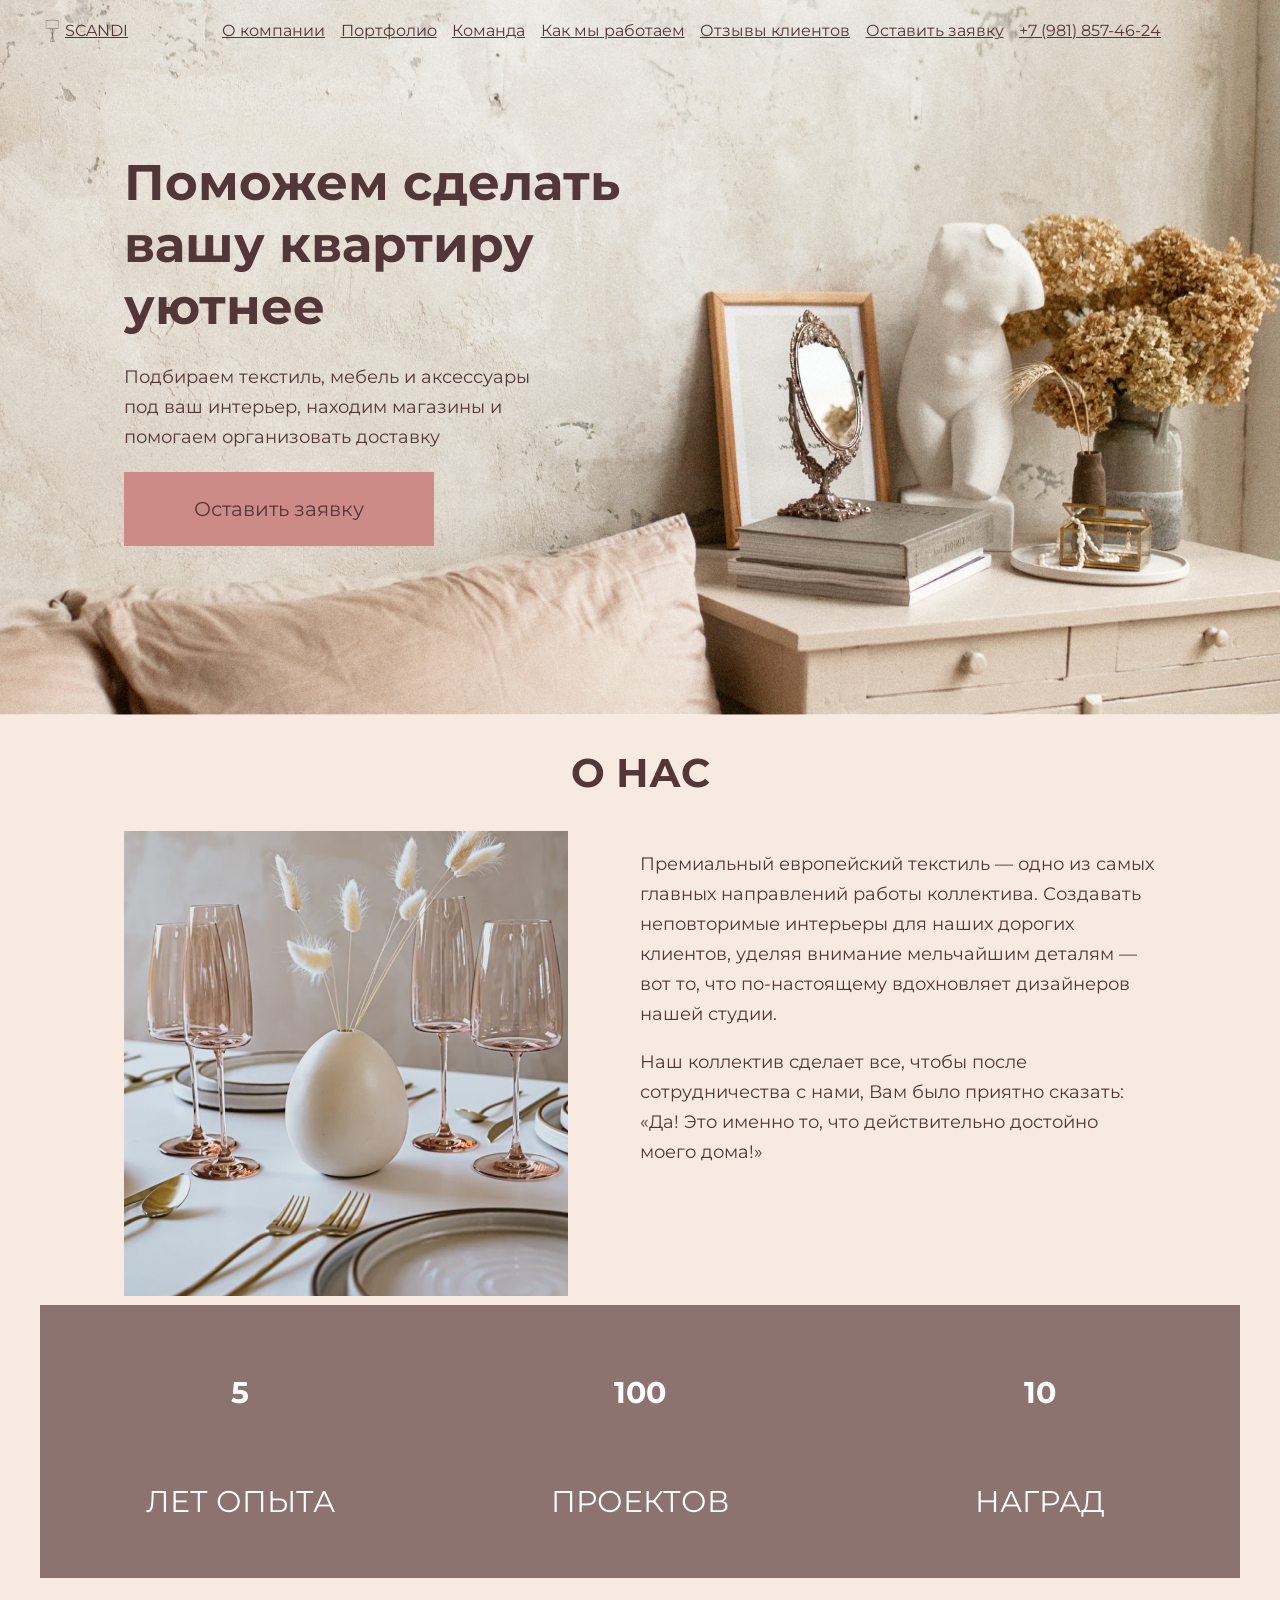
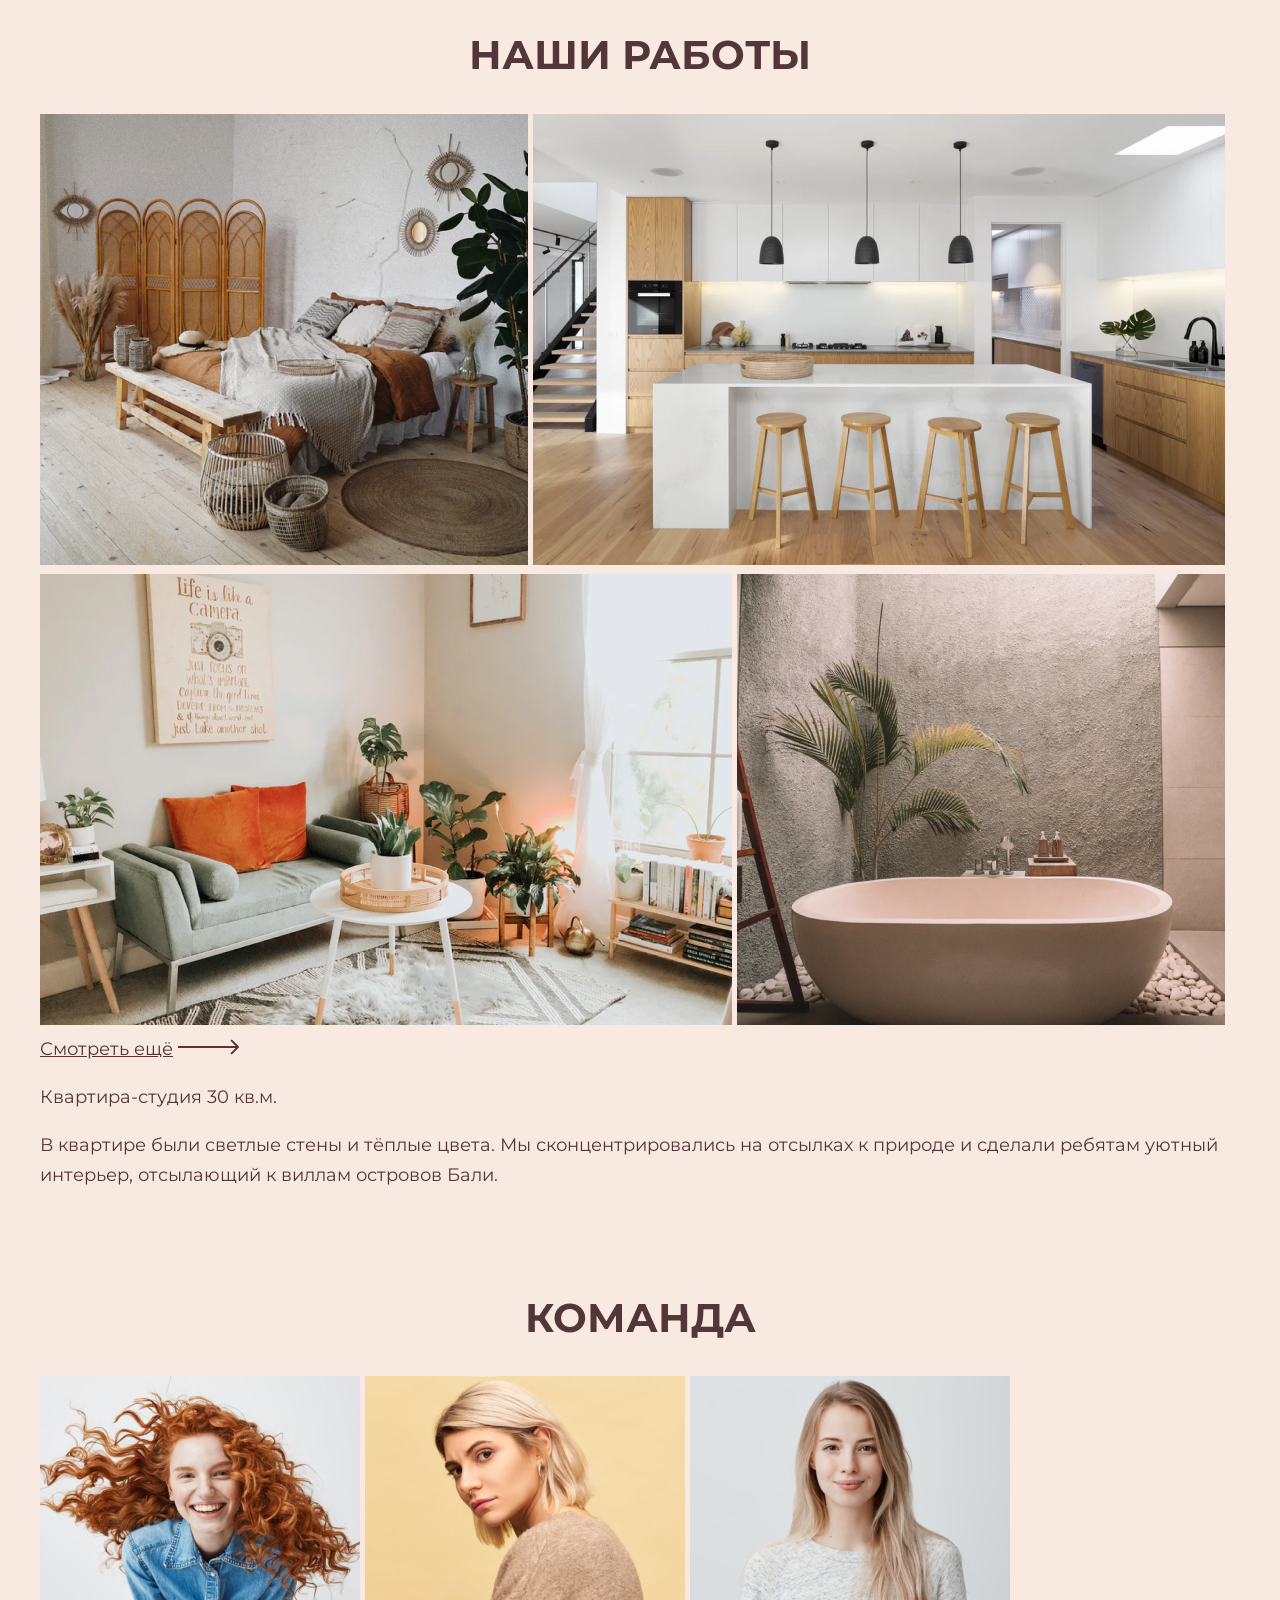
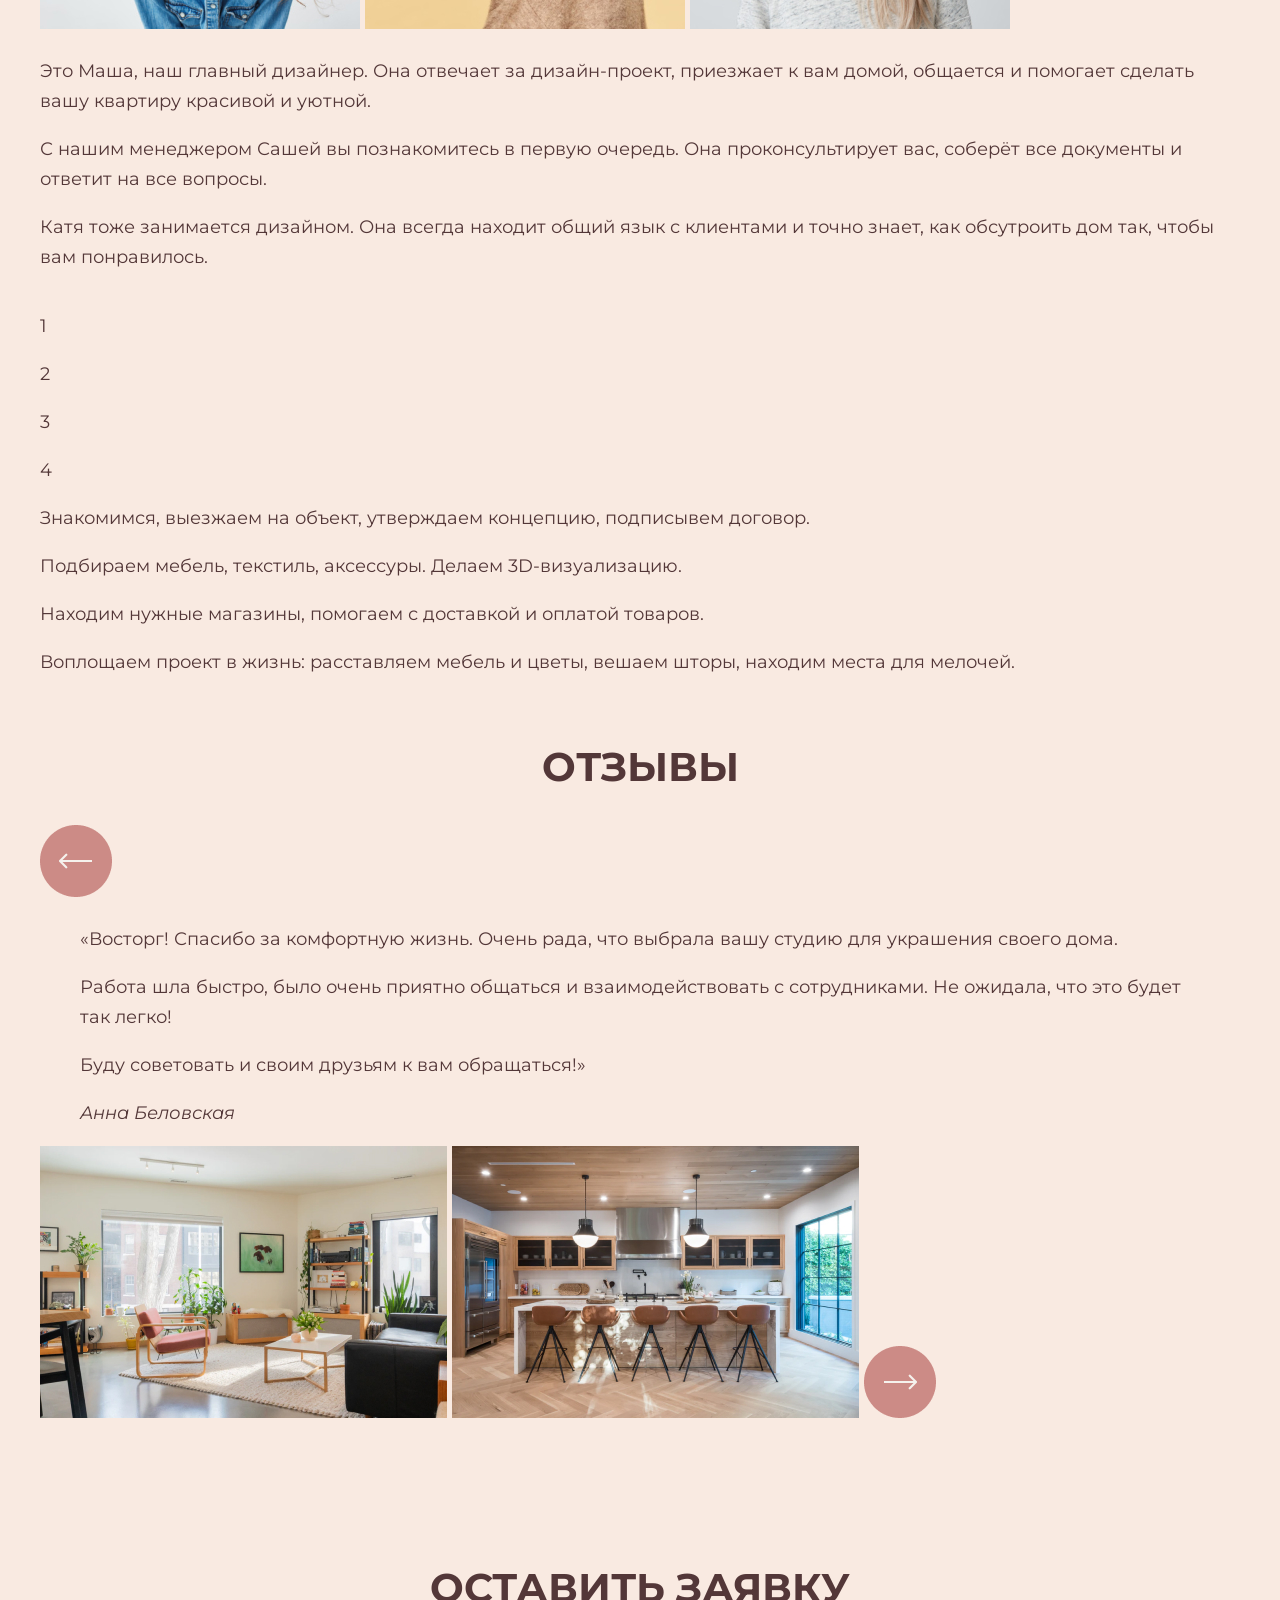
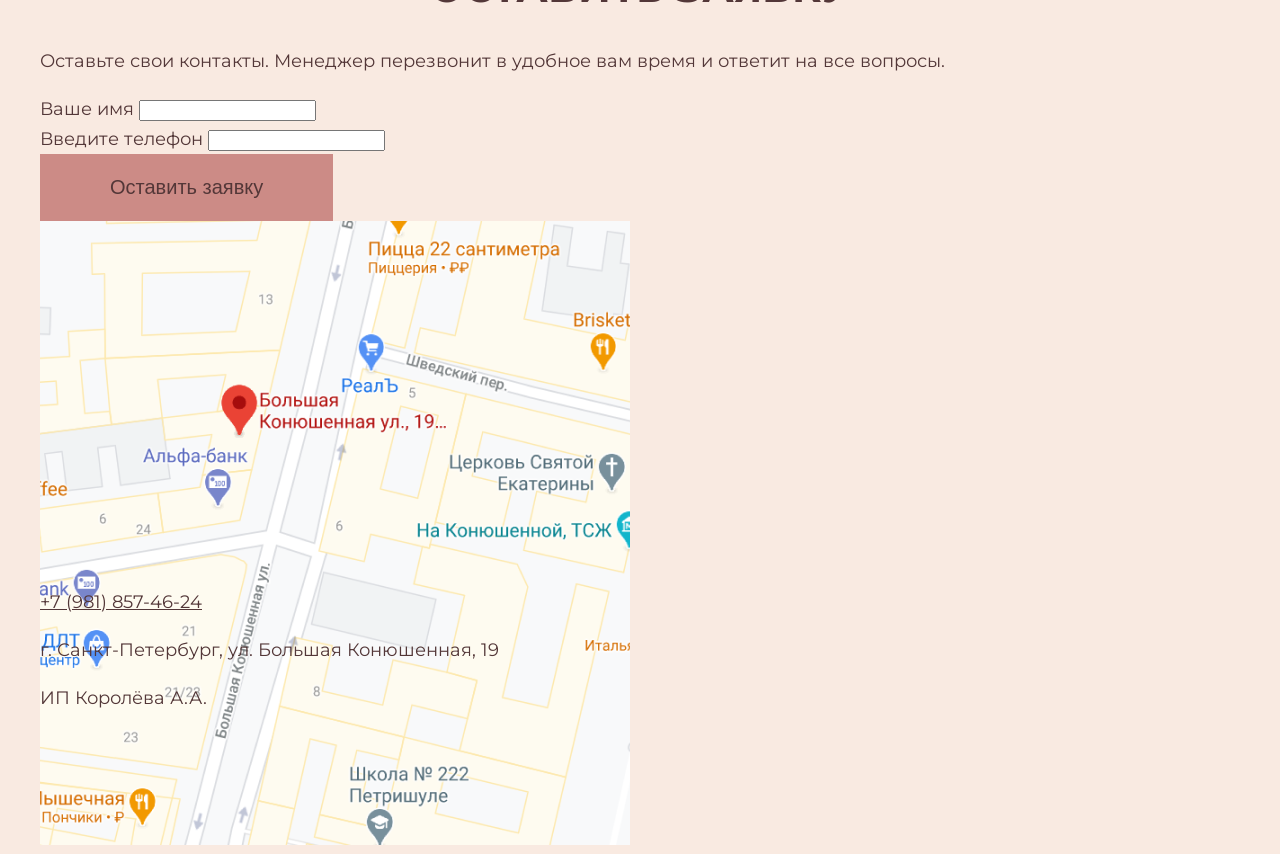
<file: index.html>
<!DOCTYPE html>
<html lang="ru">
  <head>
    <meta charset="UTF-8">
	<link rel="preconnect" href="https://fonts.gstatic.com">
	<link href="https://fonts.googleapis.com/css2?family=Montserrat&display=swap" rel="stylesheet"> 
    <link rel="stylesheet" href="css/style.css">
    <title>Марафон 3.0</title>
  </head>

<body>

<main>

	<section id="0" class="main">

		<div class="conteiner">
		<header class="header-blok">

			<div class="menu">
				<div class="logo">
					<img src="img/logo.svg">
					<a class="logotext" href="#">SCANDI</a>
				</div>
				<ul class="nav-list">
				  <li class="nav-item"><a href="#1">О компании</a></li>
		          <li class="nav-item"><a href="#2">Портфолио</a></li>
		          <li class="nav-item"><a href="#3">Команда</a></li>
		          <li class="nav-item"><a href="#4">Как мы работаем</a></li>
		          <li class="nav-item"><a href="#5">Отзывы клиентов</a></li>
		          <li class="nav-item"><a href="#6">Оставить заявку</a></li>
		          <li class="nav-item"><a class="header-phone" href="tel:+79818574624">+7 (981) 857-46-24</a></li>
				</ul>
			</div>

		</header>
		</div>


		<div class="conteiner begin">

			<h1>Поможем сделать вашу квартиру уютнее</h1>	
	
			<p>Подбираем текстиль, мебель и аксессуары под ваш интерьер, находим магазины и помогаем организовать доставку</p>

			<a class="btn" href="#">Оставить заявку</a>

		</div>

	</section>

	<section id="1" class="company">

		<div class="conteiner">

			<h2>О нас</h2>

			<div class="kollektiv">
				<div>
			<img src="files/ooo.jpg" alt="" width="444" height="465">
				</div>
				<div class="onas-text">
			<p>Премиальный европейский текстиль — одно из самых главных направлений работы коллектива. Создавать неповторимые интерьеры для наших дорогих клиентов, уделяя внимание мельчайшим деталям — вот то,  что по-настоящему вдохновляет дизайнеров нашей студии. </p>
			<p>Наш коллектив сделает все, чтобы после сотрудничества с нами,  Вам было приятно сказать: «Да! Это именно то, что действительно достойно моего дома!»</p>
			</div>
			</div>


			<div class="company-facts">
				<h1 class="fact">5</h1>
				<h1 class="fact">100</h1>
				<h1 class="fact">10</h1>
				<p class="fact">лет опыта</p>
				<p class="fact">проектов</p>
				<p class="fact">наград</p>
			</div>

		</div>
	</section>

	<section id="2" class="portfolio">

				<div class="conteiner">

		<h2>Наши работы</h2>

		<img src="files/port-0.jpg" alt="" width="488" height="451">
		<img src="files/port-1.jpg" alt="" width="692" height="451">
		<img src="files/port-2.jpg" alt="" width="692" height="451">
		<img src="files/port-3.jpg" alt="" width="488" height="451">

		<a href="#">Смотреть ещё</a>
		<a href="#"><img src="img/arrow3.svg"></a>

		<!-- hover -->
		<p>Квартира-студия 30 кв.м.</p>
		<p>В квартире были светлые стены и тёплые цвета. Мы сконцентрировались на отсылках к природе и сделали ребятам уютный интерьер, отсылающий к виллам островов Бали.</p>

</div>
	</section>

	<section id="3" class="komandos">

				<div class="conteiner">

		<h2>Команда</h2>

		<img src="files/pers-1.jpg" alt="" width="320" height="253">
		<img src="files/pers-2.jpg" alt="" width="320" height="253">
		<img src="files/pers-3.jpg" alt="" width="320" height="253">

		<p>Это Маша, наш главный дизайнер. Она отвечает за дизайн-проект, приезжает к вам домой, общается и помогает сделать вашу квартиру красивой и уютной.</p>

		<p>С нашим менеджером Сашей вы познакомитесь в первую очередь. Она проконсультирует вас, соберёт все документы и ответит на все вопросы.</p>

		<p>Катя тоже занимается дизайном. Она всегда находит общий язык с клиентами и точно знает, как обсутроить дом так, чтобы вам понравилось.</p>
</div>
	</section>

	<section id="4" class="rabota">

				<div class="conteiner">
		
		<p>1</p>
		<p>2</p>
		<p>3</p>
		<p>4</p>

		<p>Знакомимся, выезжаем на объект, утверждаем концепцию, подписывем договор.</p>
		<p>Подбираем мебель, текстиль, аксессуры. Делаем 3D-визуализацию.</p>
		<p>Находим нужные магазины, помогаем с доставкой и оплатой товаров.</p>
		<p>Воплощаем проект в жизнь: расставляем мебель и цветы, вешаем шторы,  находим места для мелочей.</p>
</div>
	</section>

	<section id="5" class="otzivi">

				<div class="conteiner">
		
		<h2>Отзывы</h2>

		<a class="arrow" href="#"><img src="img/arrow1.png"></a>

		<blockquote>
			<p>«Восторг! Спасибо за комфортную жизнь. Очень рада, что выбрала вашу студию для украшения своего дома.</p>
			<p>Работа шла быстро, было очень приятно общаться и взаимодействовать с сотрудниками. Не ожидала, что это будет так легко!</p>
			<p>Буду советовать и своим друзьям к вам обращаться!»</p>
			<cite>Анна Беловская</cite>
		</blockquote>

		<img src="files/otz-1.jpg" alt="" width="407" height="272">
		<img src="files/otz-2.jpg" alt="" width="407" height="272">

	
		<a class="arrow" href="#"><img src="img/arrow2.png"></a>

</div>
	</section>

	<section id="6" class="zakaz">

				<div class="conteiner">
		
		<h2>Оставить заявку</h2>

		<p>Оставьте свои контакты. Менеджер перезвонит в удобное вам время и ответит на все вопросы.</p>

		<form class="zakaz-form" action="/zakaz" method="post">

			<div class="form-group">
				<label for="fullname">Ваше имя</label>
				<input type="text" name="fullname" id="fullname">
			</div>
			<!-- линия ???-->
			<div class="form-group">
				<label for="phone1">Введите телефон</label>
				<input type="text" name="phone1" id="phone1">
			</div>
			<!-- линия ???-->

			<input class="btn" type="submit" value="Оставить заявку">

		</form>

		<a href="#"><img src="files/map.png" alt="" width="590" height="624"></a>
</div>
	</section>

</main>

<footer>
	<div class="conteiner">
		<a class="footer-phone" href="tel:+79818574624">+7 (981) 857-46-24</a>
		<p>г. Санкт-Петербург, ул. Большая Конюшенная, 19</p>
		<p>ИП Королёва А.А.</p>
	</div>
</footer>
</body>
</file>
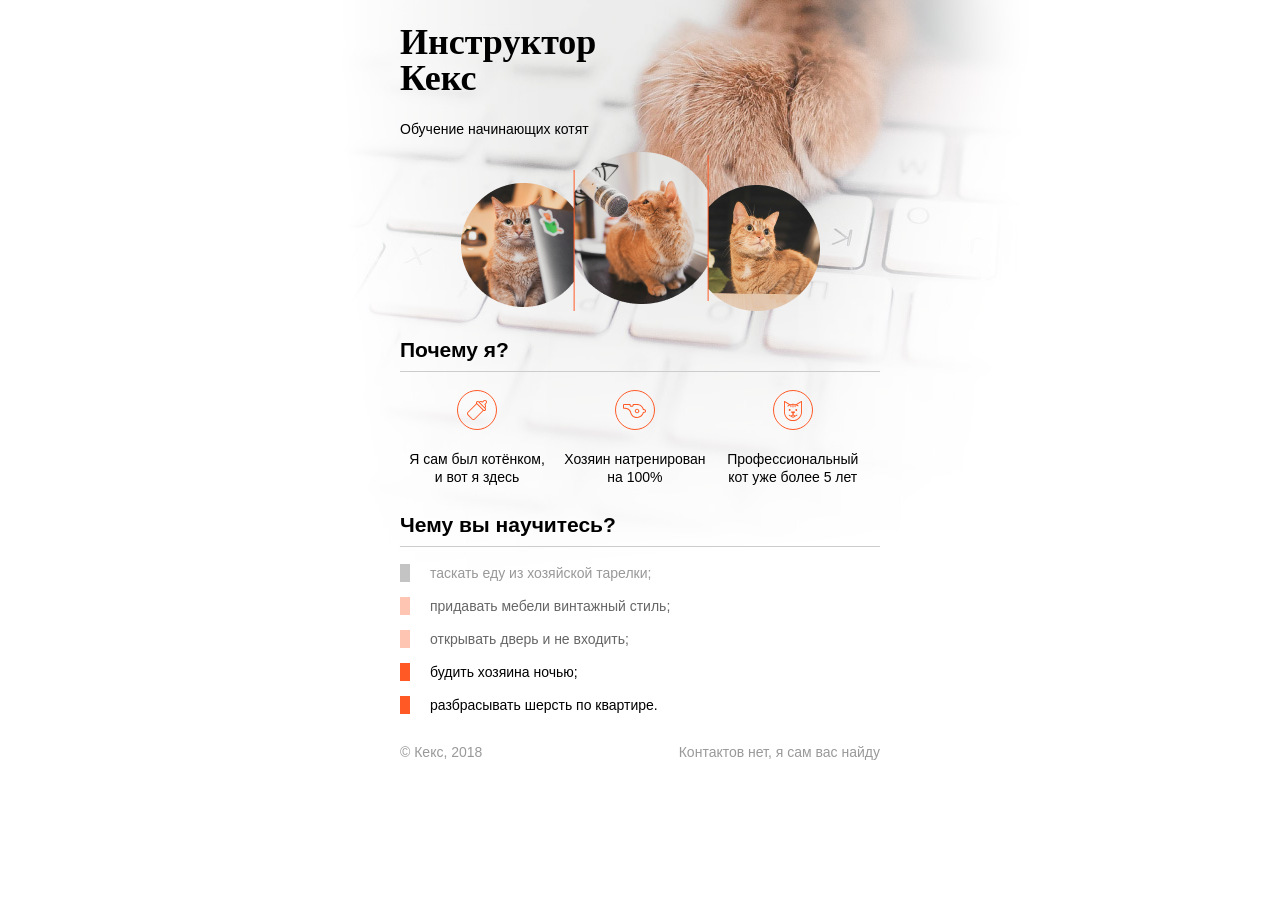
<file: source/project/index.html>
<!DOCTYPE html>
<html lang="ru">
  <head>
    <meta charset="utf-8">
    <title>Инструктор Кекс</title>
    <link rel="stylesheet" href="style.css">
  </head>
  <body>
    <div class="container">
      <header class="site-header">
        <h1>Инструктор Кекс</h1>
        <p>Обучение начинающих котят</p>
        <img src="img/keks.png">
      </header>

      <section class="features">
        <h2>Почему я?</h2>
        <p class="feature-kitten">Я сам был котёнком, и вот я здесь</p>
        <p class="feature-train">Хозяин натренирован на 100%</p>
        <p class="feature-cat">Профессиональный кот уже более 5 лет</p>
      </section>

      <section class="skills">
        <h2>Чему вы научитесь?</h2>
        <ul class="skills-list">
          <li class="skills-item">таскать еду из хозяйской тарелки;</li>
          <li class="skills-item standart">придавать мебели винтажный стиль;</li>
          <li class="skills-item standart">открывать дверь и не входить;</li>
          <li class="skills-item vip">будить хозяина ночью;</li>
          <li class="skills-item vip">разбрасывать шерсть по квартире.</li>
        </ul>
      </section>

      <footer class="site-footer">
        <p>© Кекс, 2018</p>
        <p>Контактов нет, я сам вас найду</p>
      </footer>
    </div>
  </body>
</html>
</file>
<file: css/style.css>
body {
	margin: 0;
	min-width: 1200px;
	font-family: 'Montserrat', sans-serif;
	font-size: 18px;
	line-height: 30px;
	color: #533738;
	align-content: center;
  	background-image: url("../img/anastasiya-vysotskaya-v5GfetB7Yv0-unsplash.jpg");
	background-color: #F9EAE1;
  	background-repeat: no-repeat;
  	background-position: top center;
}
section {
	padding-right: auto;
 	padding-left: auto;
 	margin: 0;
}
section.main {
	height: 715px;
}
section.company {
	height: 849px;
}
section.portfolio {
	height: 1229px;
}
section.komandos {
	height: 600px;
}
section.rabota {
	height: 398px;
}
section.otzivi {
	height: 788px;
}
section.zakaz {
	height: 624px;
}

.conteiner {
	display: block;
	width: 1200px;
	margin-left: auto;
	margin-right: auto;
}

h1 {
	font-size: 50px;
	line-height: 62px;
}
h2 {
	font-size: 40px;
	line-height: 50px;
	text-transform: uppercase;
	text-align: center;
}
a {
	color: #533738;
}

.menu {
	margin: 0;
	display: grid;
	grid-template-columns: 90px 1020px;
	align-items: center;
	column-gap: 26px;
}
.logo {
	margin: 0;
	display: grid;
	grid-template-columns: 25px 65px;
	align-items: center;
}
.logotext {
	font-size: 16px;
	text-transform: uppercase;
}
.nav-list {
	margin-left: 26px;
	display: flex;
	flex-wrap: nowrap;
	font-size: 16px;
	justify-content: space-between;
	list-style-type: none;
}
.nav-item {
	margin-right: 15px;
}
.header-phone {
	text-align: right;
	margin-left: auto;
}
.begin h1{
	margin:0;
	margin-top: 90px;
	margin-left: 84px;
	width: 500px;
}
.begin p {
	margin:0;
	margin-top: 24px;
	margin-left: 84px;
	width: 440px;
}
.begin a {
	margin:0;
	margin-top: 20px;
	margin-left: 84px;
}
.btn {
	padding: 22px 70px;
 	display: inline-block;
 	vertical-align: baseline;
 	text-decoration: none;
  	background-color: #CC8B86;
  	font-size: 20px;
	color: #533738;
	border: 0;
}
.kollektiv {
	display: grid;
	grid-template-columns: 1fr 1fr;
	align-items: center;
	margin-top: 0;
	margin-right: 84px;
	margin-left: 84px;
}
.onas-text {
	margin-bottom: auto;
}
.company-facts {
	display: grid;
	grid-template-columns: 1fr 1fr 1fr;
	align-items: center;
	align-items: start;
	height: 273px;
	align-items: center;
	background-color: #8D7370;
}
.fact {
	text-align: center;
	font-size: 30px;
	text-transform: uppercase;
	color: white;
}
h1.fact {
	margin-bottom: 0;
}
p.fact {
	margin-top: 0;
}


/**
border: solid 1px red;
**/
</file>
<file: source/project/style.css>
body {
  padding: 0;
  font-family: "Arial", sans-serif;
  font-size: 14px;
  line-height: 18px;
  color: #000000;
  background: #ffffff url("img/keks-background.jpg") no-repeat 50% 0;
}

h1 {
  width: 260px;
  font-family: "Georgia", serif;
  font-size: 36px;
  line-height: 36px;
}

h2 {
  padding-bottom: 12px;
  border-bottom: 1px solid #cccccc;
}

.site-header {
  margin-bottom: 30px;
}

.skills-item {
  margin-bottom: 15px;
  padding-left: 20px;
  border-left: 10px solid #c4c4c4;
  color: #999999;
}

.standart {
  border-color: #ffc5b3;
  color: #666666;
}

/* Добавьте правило ниже */

.vip {
  border-color: #ff5a26;
  color: #000000;
}

.container {
  width: 480px;
  margin: 0 auto;
}

.site-header img {
  display: block;
  margin: 0 auto;
}

.features {
  margin-bottom: 30px;
}

.features p {
  display: inline-block;
  vertical-align: top;
  width: 30%;
  margin: 0 5px;
  text-align: center;
  background-repeat: no-repeat;
  background-position: center top;
}

.feature-kitten {
  padding-top: 60px;
  background-image: url("img/bottle.svg");
}

.feature-cat {
  padding-top: 60px;
  background-image: url("img/cat.svg");
}

.feature-train {
  padding-top: 60px;
  background-image: url("img/whistle.svg");
}

.skills-list {
  padding: 0;
  list-style: none;
}

.site-footer {
  display: flex;
  justify-content: space-between;
  color: #999999;
}
</file>
